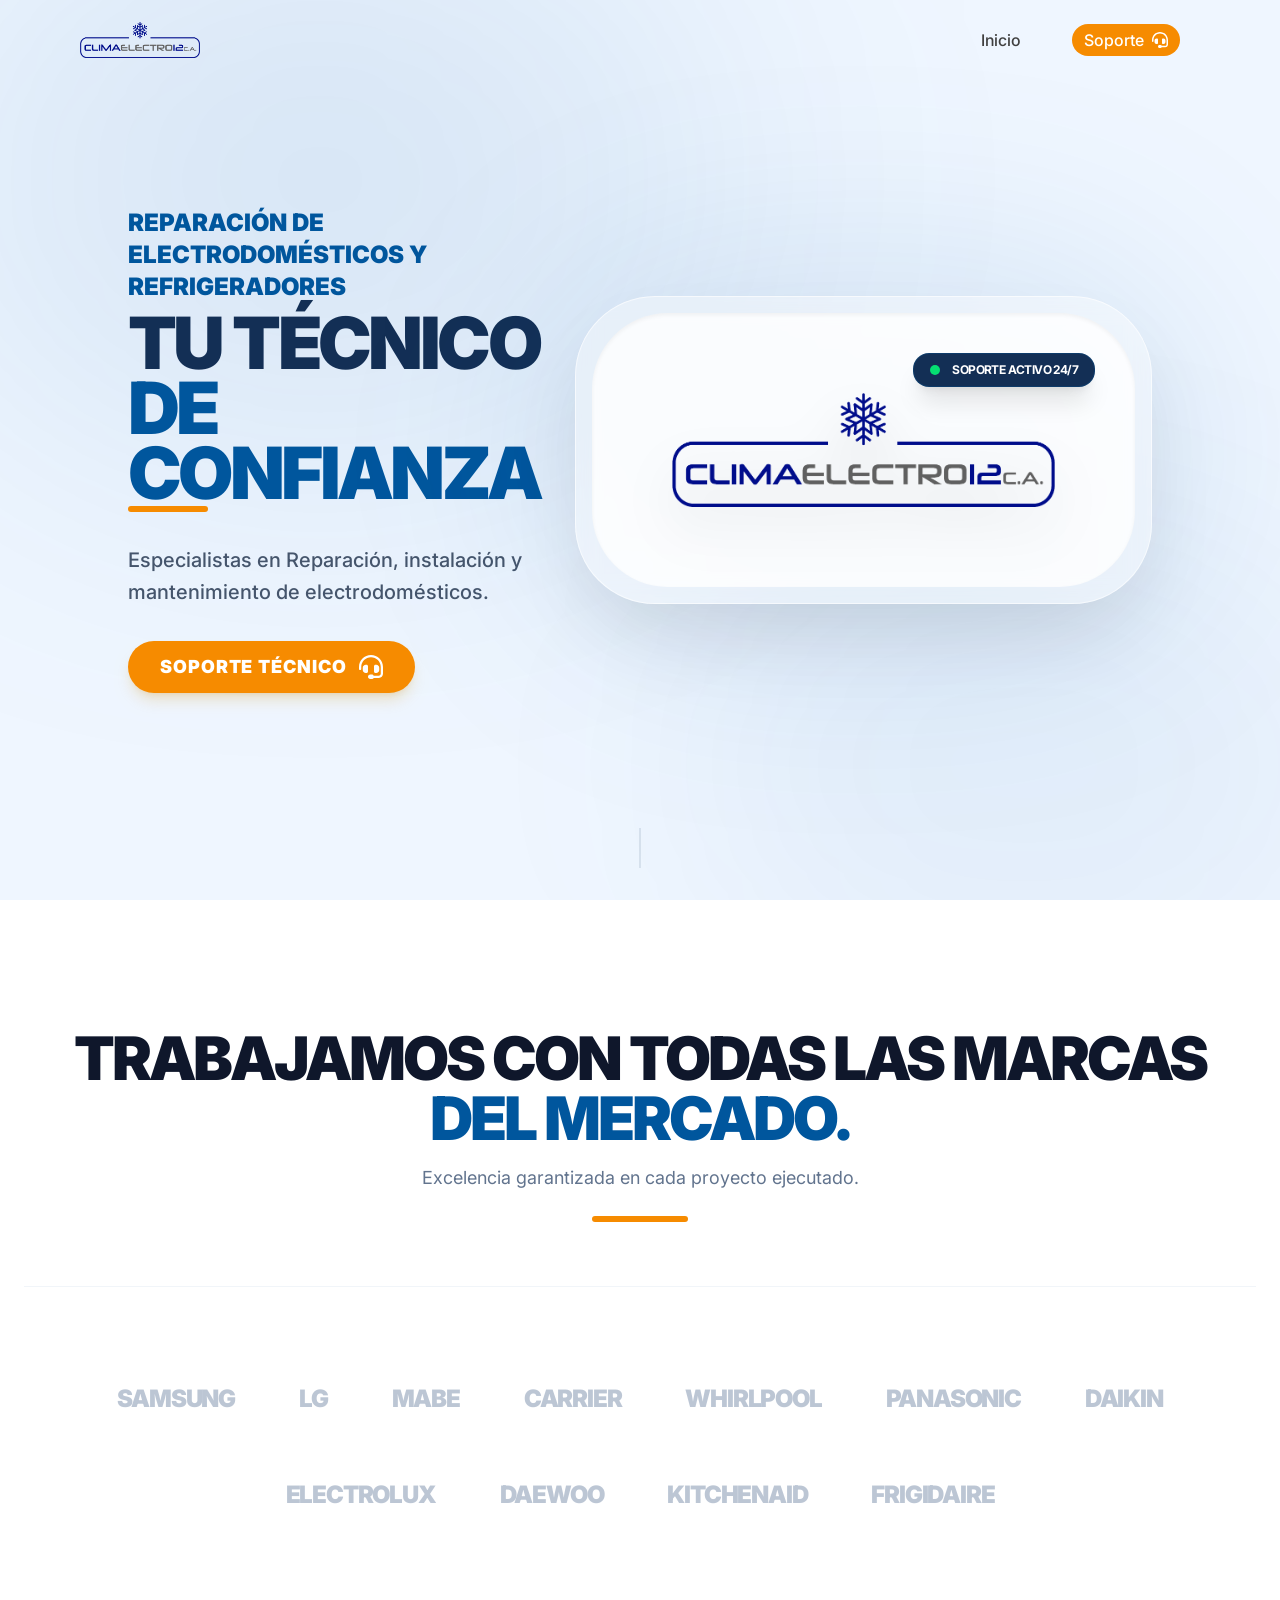
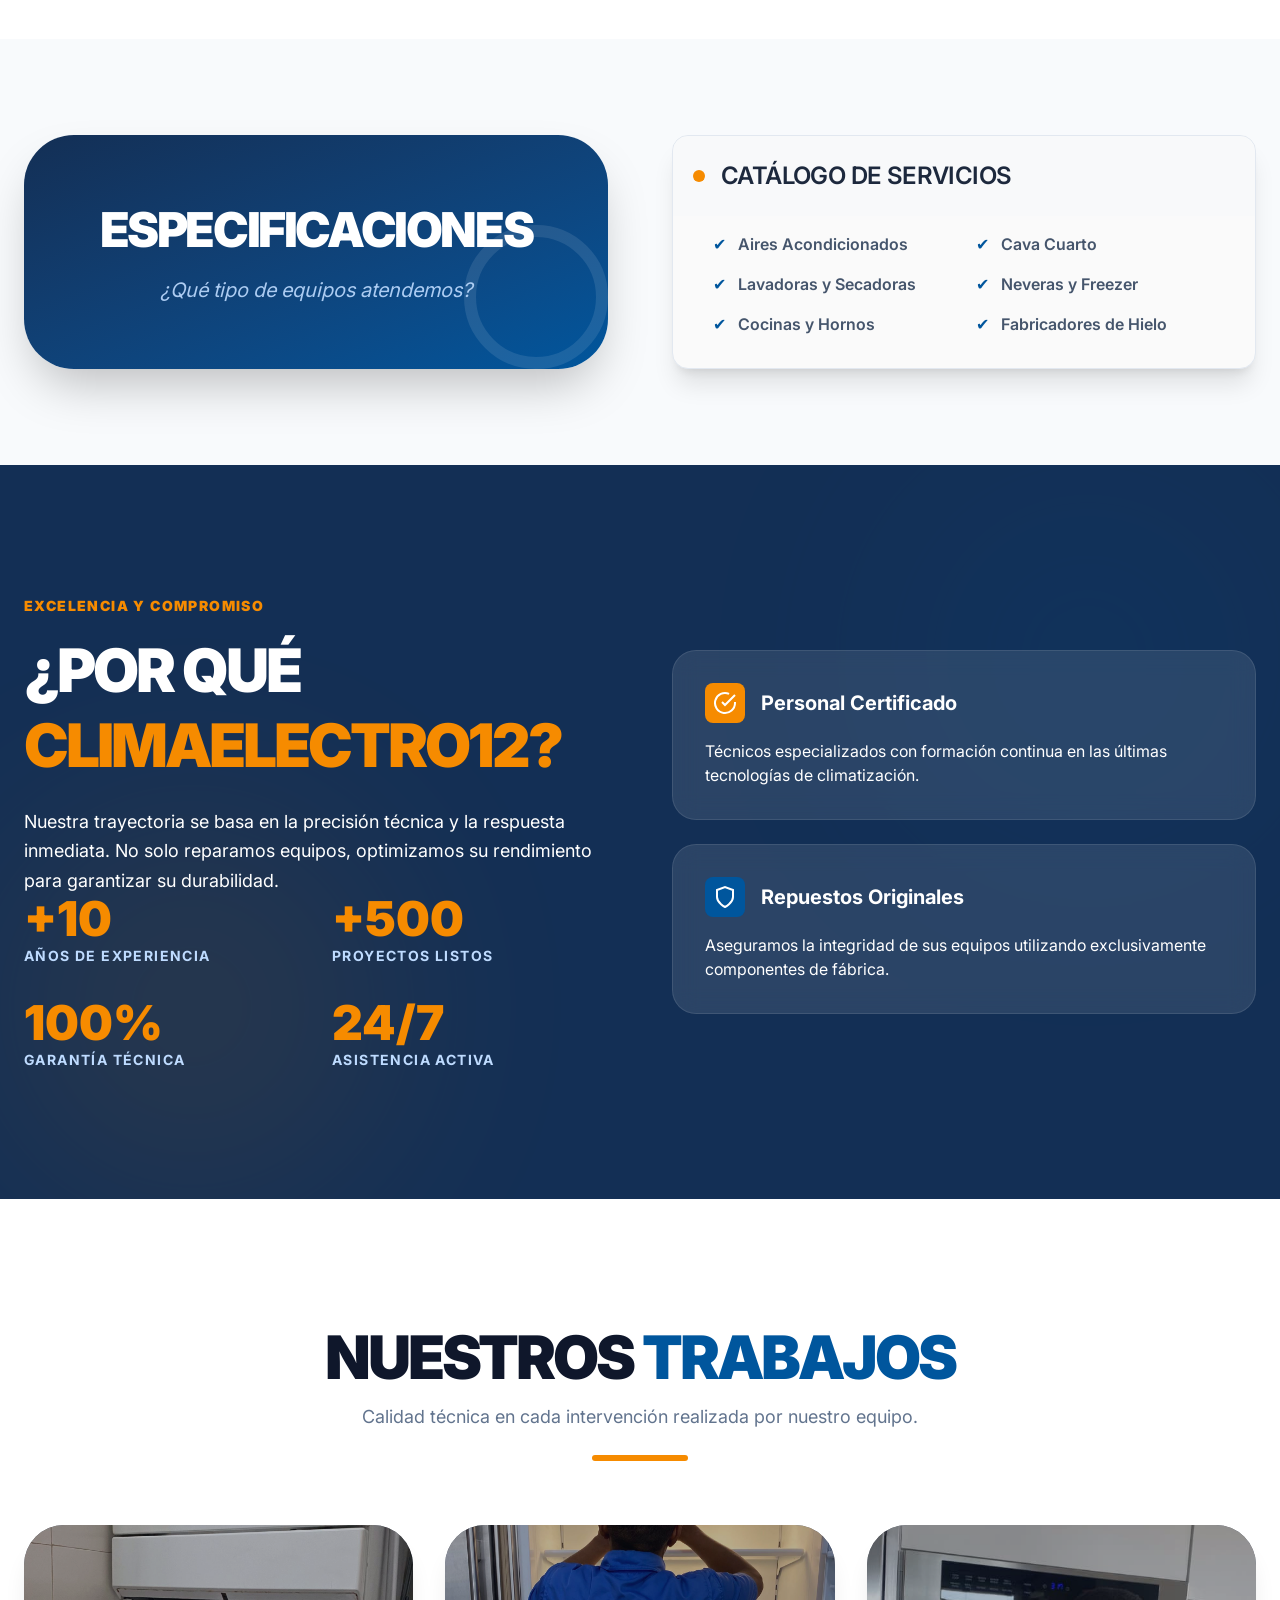
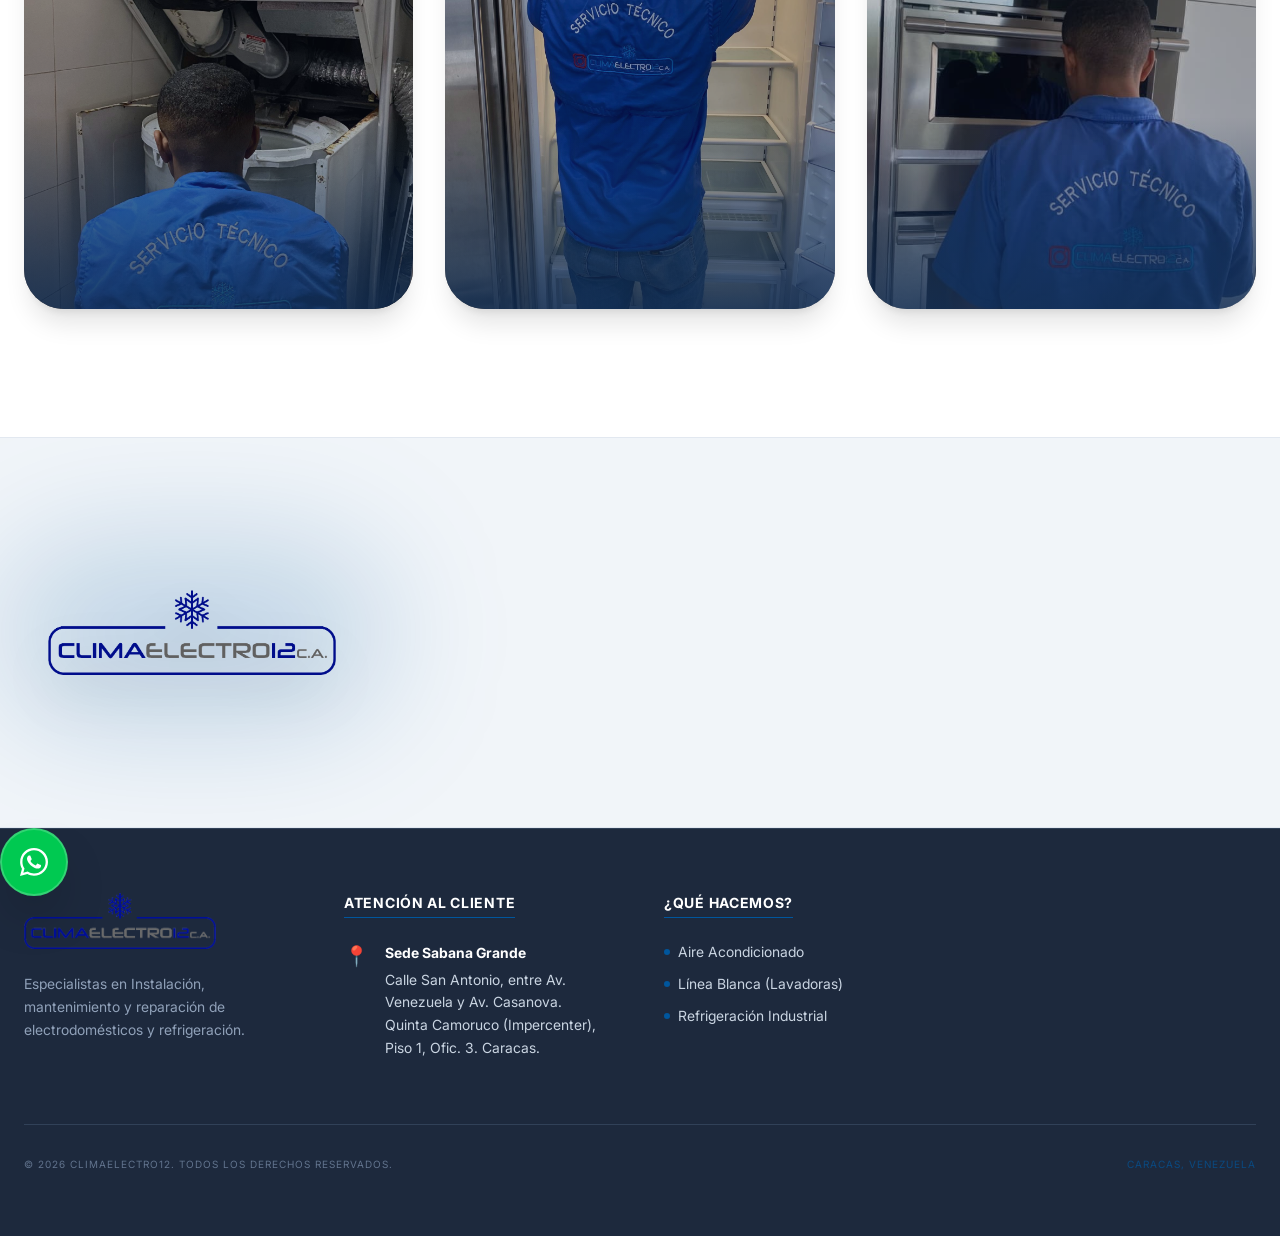
<file: index.html>
<!doctype html>
<html class="scroll-smooth">
<head>
    <meta charset="utf-8" />
    <meta name="viewport" content="width=device-width, initial-scale=1.0, minimum-scale=1.0, maximum-scale=5.0" />

    <link rel="apple-touch-icon" sizes="180x180" href="src/img/Isologo PNG.png">
    <link rel="icon" type="image/png" sizes="32x32" href="src/img/Isologo PNG.png">

    <title>ClimaElectro12 | Portafolio de Ingeniería</title>

    <link href="src/output.css" rel="stylesheet">
    <link href="src/splide.min.css" rel="stylesheet">
    <link href="src/aos.css" rel="stylesheet">
    <script src="src/jquery.min.js"></script>
    <script src="src/splide.min.js"></script>
    <script src="src/aos.js"></script>
    <script src="src/main.js" defer></script>

    <style>
        @keyframes heart-pulse {
            0% { transform: scale(1); box-shadow: 0 0 0 0 rgba(34, 197, 94, 0.7); }
            15% { transform: scale(1.1); box-shadow: 0 0 0 10px rgba(34, 197, 94, 0.4); }
            30% { transform: scale(1); box-shadow: 0 0 0 20px rgba(34, 197, 94, 0); }
            45% { transform: scale(1.05); box-shadow: 0 0 0 10px rgba(34, 197, 94, 0.2); }
            60% { transform: scale(1); box-shadow: 0 0 0 0 rgba(34, 197, 94, 0); }
            100% { transform: scale(1); }
        }
        .animate-pulse-slow { animation: pulse-slow 4s infinite; }
        .animate-heart { animation: heart-pulse 3s infinite ease-in-out; }
        .perspective-1000 { perspective: 1000px; }
    </style>
</head>
<body class="min-h-screen text-neutral-700 bg-white font-sans">
    <header class="fixed top-0 right-0 left-0 z-90 transition duration-300 ease-in-out" id="contentHeader"></header>

    <main>
        <!-- Sección Principal (Hero) -->
        <section class="w-full h-screen relative bg-blue-50 flex items-center overflow-hidden" id="principal">
            <div class="absolute inset-0 z-0">
                <div class="absolute top-[-10%] left-[-5%] w-[60%] h-[60%] bg-blue1-sitca/10 rounded-full blur-[140px] animate-pulse"></div>
                <div class="absolute bottom-[-10%] right-[-5%] w-[50%] h-[50%] bg-blue1-sitca/5 rounded-full blur-[120px]"></div>
                <div class="absolute inset-0 opacity-[0.2]" style="background-image: radial-gradient(#132F55 0.5px, transparent 0.5px); background-size: 30px 30px;"></div>
            </div>

            <div class="relative w-full max-w-[1800px] mx-auto px-8 md:px-20 lg:px-32 z-10">
                <div class="grid grid-cols-1 lg:grid-cols-12 gap-12 items-center">
                    <div class="lg:col-span-5 flex flex-col items-center lg:items-start space-y-8 order-2 lg:order-1" data-aos="fade-right" data-aos-duration="1200">
                        <div class="space-y-6 text-center lg:text-left">
                            <div data-aos="fade-down" data-aos-delay="200">
                                <span class="text-blue1-sitca font-black uppercase tracking-[0.15em] text-lg md:text-2xl block mb-2">
                                    Reparación de Electrodomésticos y Refrigeradores
                                </span>
                            </div>
                            <h1 class="text-blue2-sitca text-5xl md:text-7xl font-black leading-[0.9] tracking-tighter">
                                TU TÉCNICO<br>
                                <span class="text-blue1-sitca">DE CONFIANZA</span>
                            </h1>
                            <div class="h-1.5 w-20 bg-yellow-sitca rounded-full mx-auto lg:mx-0"></div>
                        </div>

                        <p class="text-slate-600 text-lg md:text-xl leading-relaxed max-w-md text-center lg:text-left font-medium">
                            Especialistas en Reparación, instalación y mantenimiento de electrodomésticos.
                        </p>

                        <div class="flex justify-center lg:justify-start">
                            <a href="support.html" class="group flex gap-3 items-center bg-yellow-sitca hover:bg-blue2-sitca text-white px-8 py-3 rounded-full shadow-lg shadow-yellow-600/20 transition-all duration-500 hover:scale-105">
                                <span class="font-black text-lg uppercase tracking-wider text-white">Soporte Técnico</span>
                                <svg xmlns="http://www.w3.org/2000/svg" viewBox="0 0 512 512" class="w-6 fill-white group-hover:rotate-12 transition-transform">
                                    <path d="M256 48C141.1 48 48 141.1 48 256l0 40c0 13.3-10.7 24-24 24s-24-10.7-24-24l0-40C0 114.6 114.6 0 256 0S512 114.6 512 256l0 144.1c0 48.6-39.4 88-88.1 88L313.6 488c-8.3 14.3-23.8 24-41.6 24l-32 0c-26.5 0-48-21.5-48-48s21.5-48 48-48l32 0c17.8 0 33.3 9.7 41.6 24l110.4 .1c22.1 0 40-17.9 40-40L464 256c0-114.9-93.1-208-208-208zM144 208l16 0c17.7 0 32 14.3 32 32l0 112c0 17.7-14.3 32-32 32l-16 0c-35.3 0-64-28.7-64-64l0-48c0-35.3 28.7-64 64-64zm224 0c35.3 0 64 28.7 64 64l0 48c0 35.3-28.7 64-64 64l-16 0c-17.7 0-32-14.3-32-32l0-112c0-17.7 14.3-32 32-32l16 0z"/>
                                </svg>
                            </a>
                        </div>
                    </div>

                    <div class="lg:col-span-7 flex justify-center lg:justify-end order-1 lg:order-2" data-aos="zoom-in" data-aos-duration="1500">
                        <div class="relative group">
                            <div class="absolute -inset-10 bg-blue1-sitca/10 rounded-full blur-[100px] group-hover:bg-blue1-sitca/20 transition-all duration-1000"></div>
                            <div class="relative z-10 p-2 md:p-4 bg-white/40 rounded-[80px] backdrop-blur-md border border-white/60 shadow-[0_40px_80px_-15px_rgba(0,0,0,0.1)] transition-all duration-700 group-hover:scale-[1.02]">
                                <div class="bg-white/80 rounded-[76px] p-12 md:p-20 shadow-inner relative overflow-hidden">
                                    <img src="src/img/Isologo PNG.png" alt="ClimaElectro12" class="relative w-[280px] md:w-[420px] lg:w-[500px] drop-shadow-2xl transition-all duration-700 group-hover:scale-105">
                                    <div class="absolute inset-0 overflow-hidden pointer-events-none">
                                        <div class="absolute top-0 -left-[150%] w-full h-full bg-gradient-to-r from-transparent via-white/50 to-transparent -skew-x-12 transition-all duration-[1500ms] group-hover:left-[150%]"></div>
                                    </div>
                                    <div class="absolute top-6 right-6 md:top-10 md:right-10 bg-blue2-sitca text-white px-4 py-2 rounded-2xl shadow-xl flex items-center gap-3 z-20 border border-blue1-sitca/30">
                                        <div class="w-2.5 h-2.5 bg-green-400 rounded-full animate-ping"></div>
                                        <span class="font-bold text-[10px] md:text-xs uppercase tracking-tighter">Soporte Activo 24/7</span>
                                    </div>
                                </div>
                            </div>
                        </div>
                    </div>
                </div>
            </div>

            <div class="absolute bottom-8 left-1/2 -translate-x-1/2 flex flex-col items-center gap-2 opacity-20">
                <div class="w-px h-10 bg-blue2-sitca"></div>
            </div>
        </section>

        <!-- Sección: Marcas y Equipos -->
        <section class="py-20 lg:py-32 bg-white">
            <div class="max-w-7xl mx-auto px-6">
                <div class="text-center mb-16" data-aos="fade-up">
                    <h2 class="text-4xl lg:text-6xl font-black text-slate-900 tracking-tighter uppercase">Trabajamos con todas las marcas <span class="text-blue1-sitca">del mercado.</span></h2>
                    <p class="text-slate-500 mt-4 text-lg">Excelencia garantizada en cada proyecto ejecutado.</p>
                    <div class="h-1.5 w-24 bg-yellow-sitca mx-auto mt-6 rounded-full"></div>
                </div>

                <div class="border-t border-slate-100 mt-32 pt-20">
                    <div class="flex flex-wrap justify-center gap-8 mt-4 lg:gap-16 items-center opacity-60">
                                      <span class="text-2xl lg:text-3xl font-black tracking-tighter text-slate-400 hover:text-blue1-sitca transition-colors cursor-default">SAMSUNG</span>
                                      <span class="text-2xl lg:text-3xl font-black tracking-tighter text-slate-400 hover:text-blue1-sitca transition-colors cursor-default">LG</span>
                                      <span class="text-2xl lg:text-3xl font-black tracking-tighter text-slate-400 hover:text-blue1-sitca transition-colors cursor-default">MABE</span>
                                      <span class="text-2xl lg:text-3xl font-black tracking-tighter text-slate-400 hover:text-blue1-sitca transition-colors cursor-default">CARRIER</span>
                                      <span class="text-2xl lg:text-3xl font-black tracking-tighter text-slate-400 hover:text-blue1-sitca transition-colors cursor-default">WHIRLPOOL</span>
                                      <span class="text-2xl lg:text-3xl font-black tracking-tighter text-slate-400 hover:text-blue1-sitca transition-colors cursor-default">PANASONIC</span>
                                      <span class="text-2xl lg:text-3xl font-black tracking-tighter text-slate-400 hover:text-blue1-sitca transition-colors cursor-default">DAIKIN</span>
                                      <span class="text-2xl lg:text-3xl font-black tracking-tighter text-slate-400 hover:text-blue1-sitca transition-colors cursor-default">ELECTROLUX</span>
                                      <span class="text-2xl lg:text-3xl font-black tracking-tighter text-slate-400 hover:text-blue1-sitca transition-colors cursor-default">DAEWOO</span>
                                      <span class="text-2xl lg:text-3xl font-black tracking-tighter text-slate-400 hover:text-blue1-sitca transition-colors cursor-default">KITCHENAID</span>
                                      <span class="text-2xl lg:text-3xl font-black tracking-tighter text-slate-400 hover:text-blue1-sitca transition-colors cursor-default">FRIGIDAIRE</span>
                                  </div>
                </div>
            </div>
        </section>

        <!-- Sección: Especificaciones (Catálogo) -->
        <section class="py-16 lg:py-24 bg-slate-50 relative overflow-hidden">
            <div class="max-w-7xl mx-auto px-6 grid grid-cols-1 lg:grid-cols-2 gap-8 lg:gap-16 relative z-10 items-stretch">
                <div class="bg-linear-to-br from-blue2-sitca to-blue1-sitca rounded-[40px] md:rounded-[50px] p-8 md:p-12 text-white overflow-hidden relative shadow-2xl flex flex-col justify-center items-center text-center min-h-[250px] lg:min-h-full">
                    <div class="relative z-10 w-full flex flex-col items-center">
                        <h4 class="text-3xl md:text-4xl lg:text-5xl font-black leading-tight mb-4 tracking-tighter uppercase break-words w-full text-center">
                            Especificaciones
                        </h4>
                        <p class="text-blue-200 text-lg md:text-xl italic opacity-90 text-center w-full">
                            ¿Qué tipo de equipos atendemos?
                        </p>
                    </div>
                    <svg xmlns="http://www.w3.org/2000/svg" class="absolute -right-6 -bottom-6 w-48 h-48 text-white/10 pointer-events-none" viewBox="0 0 512 512">
                        <path d="M256 80a176 176 0 10176 176A176 176 0 00256 80z" fill="none" stroke="currentColor" stroke-miterlimit="10" stroke-width="32"/>
                    </svg>
                </div>

                <div class="flex flex-col gap-4 self-center" id="accordion-section-2" data-aos="fade-left">
                    <div class="box-accordion item-accordion active bg-white rounded-3xl border border-slate-200 shadow-xl overflow-hidden transition-all duration-500">
                        <div class="header p-6 md:p-8 flex justify-between items-center bg-slate-50/50">
                            <div class="flex gap-4 items-center">
                                <div class="w-3 h-3 bg-yellow-sitca rounded-full animate-pulse"></div>
                                <div class="title-accordion font-extrabold text-slate-800 text-xl lg:text-2xl uppercase tracking-tight">
                                    Catálogo de Servicios
                                </div>
                            </div>
                        </div>

                        <div class="content px-6 md:px-10 pb-8">
                            <ul class="grid grid-cols-1 sm:grid-cols-2 gap-y-4 gap-x-6 text-slate-600 font-semibold pt-4">
                                <li class="flex items-start gap-3 group">
                                    <span class="text-blue1-sitca group-hover:scale-125 transition-transform">✔</span>
                                    <span>Aires Acondicionados</span>
                                </li>
                                <li class="flex items-start gap-3 group">
                                    <span class="text-blue1-sitca group-hover:scale-125 transition-transform">✔</span>
                                    <span>Cava Cuarto</span>
                                </li>
                                <li class="flex items-start gap-3 group">
                                    <span class="text-blue1-sitca group-hover:scale-125 transition-transform">✔</span>
                                    <span>Lavadoras y Secadoras</span>
                                </li>
                                <li class="flex items-start gap-3 group">
                                    <span class="text-blue1-sitca group-hover:scale-125 transition-transform">✔</span>
                                    <span>Neveras y Freezer</span>
                                </li>
                                <li class="flex items-start gap-3 group">
                                    <span class="text-blue1-sitca group-hover:scale-125 transition-transform">✔</span>
                                    <span>Cocinas y Hornos</span>
                                </li>
                                <li class="flex items-start gap-3 group">
                                    <span class="text-blue1-sitca group-hover:scale-125 transition-transform">✔</span>
                                    <span>Fabricadores de Hielo</span>
                                </li>
                            </ul>
                        </div>
                    </div>
                </div>
            </div>
        </section>

        <!-- Sección: ¿Por qué elegirnos? -->
        <section class="py-20 lg:py-32 bg-blue2-sitca relative overflow-hidden text-white">
            <div class="absolute inset-0 opacity-10">
                <div class="absolute top-0 right-0 w-96 h-96 bg-blue1-sitca rounded-full blur-[120px]"></div>
                <div class="absolute bottom-0 left-0 w-96 h-96 bg-yellow-sitca rounded-full blur-[120px]"></div>
            </div>

            <div class="max-w-7xl mx-auto px-6 relative z-10">
                <div class="grid grid-cols-1 lg:grid-cols-2 gap-16 items-center">
                    <div data-aos="fade-right">
                        <span class="text-yellow-sitca font-black uppercase tracking-widest text-sm">Excelencia y Compromiso</span>
                        <h2 class="text-4xl lg:text-6xl font-black mt-4 leading-tight tracking-tighter uppercase">¿POR QUÉ <br><span class="text-yellow-sitca">CLIMAELECTRO12?</span></h2>
                        <p class="text-blue-100/80 mt-6 text-lg leading-relaxed max-w-xl">
                            Nuestra trayectoria se basa en la precisión técnica y la respuesta inmediata. No solo reparamos equipos, optimizamos su rendimiento para garantizar su durabilidad.
                        </p>
                        
                        <div class="grid grid-cols-2 gap-8 mt-12">
                            <div class="space-y-2">
                                <span class="text-4xl lg:text-5xl font-black text-yellow-sitca block">+10</span>
                                <span class="text-sm font-bold uppercase tracking-widest text-blue-200">Años de Experiencia</span>
                            </div>
                            <div class="space-y-2">
                                <span class="text-4xl lg:text-5xl font-black text-yellow-sitca block">+500</span>
                                <span class="text-sm font-bold uppercase tracking-widest text-blue-200">Proyectos Listos</span>
                            </div>
                            <div class="space-y-2">
                                <span class="text-4xl lg:text-5xl font-black text-yellow-sitca block">100%</span>
                                <span class="text-sm font-bold uppercase tracking-widest text-blue-200">Garantía Técnica</span>
                            </div>
                            <div class="space-y-2">
                                <span class="text-4xl lg:text-5xl font-black text-yellow-sitca block">24/7</span>
                                <span class="text-sm font-bold uppercase tracking-widest text-blue-200">Asistencia Activa</span>
                            </div>
                        </div>
                    </div>

                    <div class="grid grid-cols-1 gap-6" data-aos="fade-left">
                        <div class="bg-white/10 backdrop-blur-md p-8 rounded-3xl border border-white/10 hover:bg-white/15 transition-all">
                            <h4 class="text-xl font-bold flex items-center gap-4">
                                <span class="bg-yellow-sitca p-2 rounded-lg">
                                    <svg xmlns="http://www.w3.org/2000/svg" class="w-6 h-6" viewBox="0 0 24 24" fill="none" stroke="currentColor" stroke-width="2"><path d="M22 11.08V12a10 10 0 1 1-5.93-9.14"/><polyline points="22 4 12 14.01 9 11.01"/></svg>
                                </span>
                                Personal Certificado
                            </h4>
                            <p class="text-blue-100/70 mt-4">Técnicos especializados con formación continua en las últimas tecnologías de climatización.</p>
                        </div>
                        <div class="bg-white/10 backdrop-blur-md p-8 rounded-3xl border border-white/10 hover:bg-white/15 transition-all">
                            <h4 class="text-xl font-bold flex items-center gap-4">
                                <span class="bg-blue1-sitca p-2 rounded-lg">
                                    <svg xmlns="http://www.w3.org/2000/svg" class="w-6 h-6" viewBox="0 0 24 24" fill="none" stroke="currentColor" stroke-width="2"><path d="M12 22s8-4 8-10V5l-8-3-8 3v7c0 6 8 10 8 10z"/></svg>
                                </span>
                                Repuestos Originales
                            </h4>
                            <p class="text-blue-100/70 mt-4">Aseguramos la integridad de sus equipos utilizando exclusivamente componentes de fábrica.</p>
                        </div>
                    </div>
                </div>
            </div>
        </section>

        <!-- Sección: Nuestros Trabajos -->
        <section class="py-20 lg:py-32 bg-white">
            <div class="max-w-7xl mx-auto px-6">
                <div class="text-center mb-16" data-aos="fade-up">
                    <h2 class="text-4xl lg:text-6xl font-black text-slate-900 tracking-tighter uppercase">Nuestros <span class="text-blue1-sitca">Trabajos</span></h2>
                    <p class="text-slate-500 mt-4 text-lg">Calidad técnica en cada intervención realizada por nuestro equipo.</p>
                    <div class="h-1.5 w-24 bg-yellow-sitca mx-auto mt-6 rounded-full"></div>
                </div>

                <div class="grid grid-cols-1 md:grid-cols-3 gap-8">
                    <div class="group relative overflow-hidden rounded-[40px] bg-slate-900 h-96 shadow-xl" data-aos="zoom-in">
                        <img src="src/img/Trabajo_1.jpeg" class="absolute inset-0 w-full h-full object-cover opacity-70 group-hover:scale-110 transition-transform duration-700" alt="Trabajo 1">
                        <div class="absolute inset-0 bg-gradient-to-t from-blue2-sitca via-transparent to-transparent opacity-80"></div>
                    </div>
                    <div class="group relative overflow-hidden rounded-[40px] bg-slate-900 h-96 shadow-xl" data-aos="zoom-in" data-aos-delay="200">
                        <img src="src/img/Trabajo_2.jpeg" class="absolute inset-0 w-full h-full object-cover opacity-70 group-hover:scale-110 transition-transform duration-700" alt="Trabajo 2">
                        <div class="absolute inset-0 bg-gradient-to-t from-blue2-sitca via-transparent to-transparent opacity-80"></div>
                    </div>
                    <div class="group relative overflow-hidden rounded-[40px] bg-slate-900 h-96 shadow-xl" data-aos="zoom-in" data-aos-delay="400">
                        <img src="src/img/Trabajo_3.jpeg" class="absolute inset-0 w-full h-full object-cover opacity-70 group-hover:scale-110 transition-transform duration-700" alt="Trabajo 3">
                        <div class="absolute inset-0 bg-gradient-to-t from-blue2-sitca via-transparent to-transparent opacity-80"></div>
                    </div>
                </div>
            </div>
        </section>

        <!-- Sección: Cita Final -->
        <section class="py-20 lg:py-32 bg-slate-100 border-y border-slate-200 relative overflow-hidden">
            <div class="max-w-7xl mx-auto grid grid-cols-1 lg:grid-cols-2 gap-16 items-center px-6 relative z-10">
                <div class="flex justify-center lg:justify-start">
                    <div class="relative group p-6 perspective-1000">
                        <div class="absolute -inset-6 bg-blue1-sitca/20 rounded-full blur-3xl group-hover:bg-blue1-sitca/40 transition-all duration-1000 animate-pulse-slow"></div>
                        <img src="src/img/Isologo PNG.png" alt="Sello de Calidad" class="relative w-48 md:w-56 lg:w-72 drop-shadow-2xl">
                    </div>
                </div>
                <div class="relative" data-aos="fade-up">
                    <span class="absolute -top-12 -left-8 text-[120px] text-slate-200 font-serif pointer-events-none opacity-50">“</span>
                    <p class="text-slate-600 leading-relaxed text-xl md:text-2xl italic relative z-10">
                        Nos comprometemos a brindar la <strong class="text-slate-900 font-bold border-b-4 border-blue1-sitca/30">mejor asistencia técnica</strong>, prolongando la vida útil de sus equipos con honestidad y profesionalismo.
                    </p>
                </div>
            </div>
        </section>
    </main>

    <!-- Botón de WhatsApp -->
    <a href="https://wa.me/TUNUMERO" target="_blank" class="fixed bottom-12 right-12 z-[100] group animate-heart rounded-full shadow-2xl">
        <div class="relative bg-green-500 p-4 rounded-full transition-transform group-hover:scale-110 group-active:scale-95 border-2 border-white/20 flex items-center justify-center">
            <svg xmlns="http://www.w3.org/2000/svg" class="w-8 h-8 fill-white" viewBox="0 0 448 512">
                <path d="M380.9 97.1C339 55.1 283.2 32 223.9 32c-122.4 0-222 99.6-222 222 0 39.1 10.2 77.3 29.6 111L0 480l117.7-30.9c32.7 17.7 68.9 27.1 106.1 27.1h.1c122.3 0 224.1-99.6 224.1-222 0-59.3-25.2-115-67.1-157zm-157 341.6c-33.1 0-65.6-8.9-94-25.7l-6.7-4-69.8 18.3L72 359.2l-4.4-7c-18.5-29.4-28.2-63.3-28.2-98.2 0-101.7 82.8-184.5 184.6-184.5 49.3 0 95.6 19.2 130.4 54.1 34.8 34.9 56.2 81.2 56.1 130.5 0 101.8-84.9 184.6-186.6 184.6zm101.2-138.2c-5.5-2.8-32.8-16.2-37.9-18-5.1-1.9-8.8-2.8-12.5 2.8-3.7 5.6-14.3 18-17.6 21.8-3.2 3.7-6.5 4.2-12 1.4-5.5-2.8-23.2-8.5-44.2-27.1-16.4-14.6-27.4-32.7-30.6-38.2-3.2-5.6-.3-8.6 2.4-11.3 2.5-2.5 5.6-6.5 8.3-9.7 2.8-3.3 3.7-5.6 5.6-9.3 1.9-3.7 .9-6.9-.5-9.7-1.4-2.8-12.5-30.1-17.1-41.2-4.5-10.8-9.1-9.3-12.5-9.5-3.2-.2-6.9-.2-10.6-.2-3.7 0-9.7 1.4-14.8 6.9-5.1 5.6-19.4 19-19.4 46.3 0 27.3 19.9 53.7 22.6 57.4 2.8 3.7 39.1 59.7 94.8 83.8 13.2 5.8 23.5 9.2 31.5 11.8 13.3 4.2 25.4 3.6 35 2.2 10.7-1.5 32.8-13.4 37.4-26.4 4.6-13 4.6-24.1 3.2-26.4-1.3-2.5-5-3.9-10.5-6.6z"/>
            </svg>
        </div>
    </a>

    <footer id="contentFooter"></footer>

    <script>
        $(document).ready(function() {
            AOS.init({ once: true });
        });
    </script>
</body>
</html>
</file>
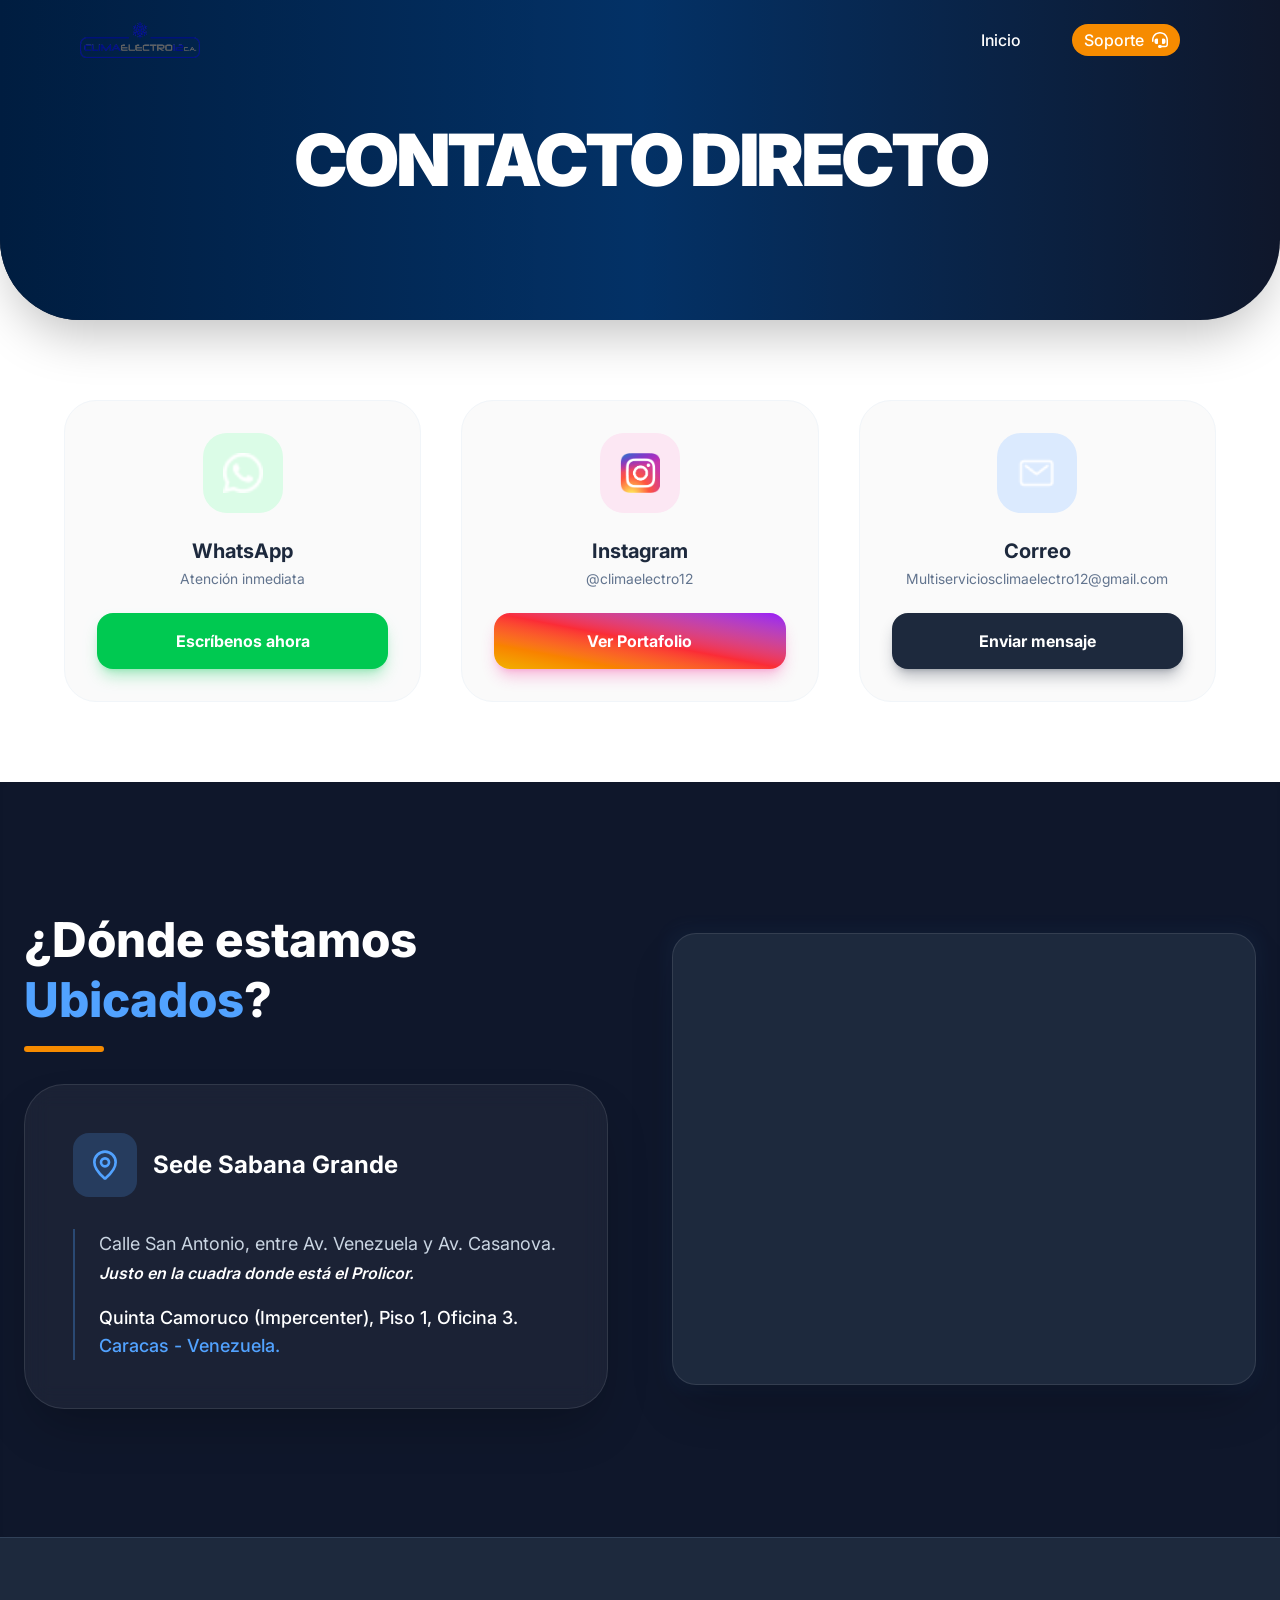
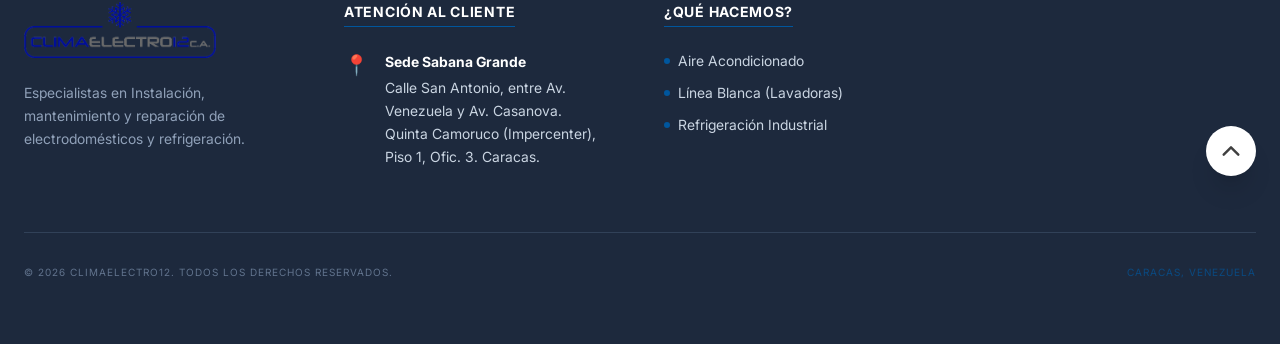
<file: support.html>
<!doctype html>
<html class="scroll-smooth">
<head>
    <meta charset="utf-8" />
    <meta name="viewport" content="width=device-width, initial-scale=1.0, minimum-scale=1.0, maximum-scale=5.0" />

    <link rel="apple-touch-icon" sizes="180x180" href="src/img/Isologo PNG.png">
    <link rel="icon" type="image/png" sizes="32x32" href="src/img/Isologo PNG.png">

    <title>Contacto | ClimaElectro12</title>

    <link href="src/output.css" rel="stylesheet">
    <link href="src/splide.min.css" rel="stylesheet">
    <link href="src/aos.css" rel="stylesheet">
    <script src="src/jquery.min.js"></script>
    <script src="src/splide.min.js"></script>
    <script src="src/aos.js"></script>
    <script src="src/jquery.alphanum.js"></script>
    <script src="src/main.js" defer></script>

    <style>
        /* Animación de pulso personalizada */
        @keyframes custom-pulse {
            0% { transform: scale(1); box-shadow: 0 0 0 0 rgba(255, 255, 255, 0.7); }
            70% { transform: scale(1.03); box-shadow: 0 0 0 10px rgba(255, 255, 255, 0); }
            100% { transform: scale(1); box-shadow: 0 0 0 0 rgba(255, 255, 255, 0); }
        }
        .animate-pulse-button {
            animation: custom-pulse 2s infinite;
        }
    </style>
</head>
<body class="min-h-screen text-neutral-700 bg-white font-sans">
<header class="fixed top-0 right-0 left-0 z-90 transition duration-300 ease-in-out" id="contentHeader"></header>

<main>
    <a href="#principal" class="transition-all duration-500 fixed right-0 bg-white z-50 mb-6 mr-6 rounded-full w-[50px] h-[50px] flex justify-center items-center shadow-xl bottom-[-100%] px-3" id="top">
        <svg xmlns="http://www.w3.org/2000/svg" class="ionicon" viewBox="0 0 512 512"><path fill="none" stroke="currentColor" stroke-linecap="round" stroke-linejoin="round" stroke-width="48" d="M112 328l144-144 144 144"/></svg>
    </a>

    <section class="w-full h-80 rounded-b-[80px] overflow-hidden relative bg-slate-900 flex items-center shadow-2xl" id="principal">
        <div class="bg-[url(img/banner-01.jpg)] bg-cover bg-center absolute inset-0 w-full h-full opacity-30"></div>
        <div class="bg-linear-to-r from-[#001D40] via-[#003875]/80 to-transparent bg-cover absolute inset-0 w-full h-full"></div>
        <div class="relative w-full px-5 text-4xl md:text-6xl xl:text-7xl text-white font-black text-center tracking-tighter" data-aos="zoom-in">
            CONTACTO DIRECTO
        </div>
    </section>

    <section class="py-20 relative px-6">
        <div class="max-w-6xl mx-auto grid grid-cols-1 md:grid-cols-3 gap-10">

            <div class="flex flex-col items-center gap-6 p-8 bg-neutral-50 rounded-4xl border border-slate-100 hover:shadow-2xl transition-all group" data-aos="fade-up" data-aos-delay="100">
                <div class="w-20 h-20 bg-green-100 rounded-3xl flex items-center justify-center group-hover:rotate-12 transition-transform">
                    <img src="src/img/icon_whatsapp.png" class="w-10" alt="WhatsApp">
                </div>
                <div class="text-center">
                    <h5 class="font-bold text-xl text-slate-800">WhatsApp</h5>
                    <p class="text-slate-500 text-sm mt-1">Atención inmediata</p>
                </div>
                <a href="https://wa.me/5804242547861" target="_blank" class="w-full text-center py-4 bg-green-500 text-white font-bold rounded-2xl shadow-lg shadow-green-500/30 animate-pulse-button hover:bg-green-600 transition-colors">
                    Escríbenos ahora
                </a>
            </div>

            <div class="flex flex-col items-center gap-6 p-8 bg-neutral-50 rounded-4xl border border-slate-100 hover:shadow-2xl transition-all group" data-aos="fade-up" data-aos-delay="200">
                <div class="w-20 h-20 bg-pink-100 rounded-3xl flex items-center justify-center group-hover:rotate-12 transition-transform">
                    <img src="src/img/instagram.png" class="w-10" alt="Instagram">
                </div>
                <div class="text-center">
                    <h5 class="font-bold text-xl text-slate-800">Instagram</h5>
                    <p class="text-slate-500 text-sm mt-1">@climaelectro12</p>
                </div>
                <a href="https://instagram.com/climaelectro12" target="_blank" class="w-full text-center py-4 bg-gradient-to-tr from-yellow-500 via-red-500 to-purple-600 text-white font-bold rounded-2xl shadow-lg shadow-pink-500/30 animate-pulse-button hover:opacity-90 transition-opacity">
                    Ver Portafolio
                </a>
            </div>

            <div class="flex flex-col items-center gap-6 p-8 bg-neutral-50 rounded-4xl border border-slate-100 hover:shadow-2xl transition-all group" data-aos="fade-up" data-aos-delay="300">
                <div class="w-20 h-20 bg-blue-100 rounded-3xl flex items-center justify-center group-hover:rotate-12 transition-transform">
                    <img src="src/img/icon_mail.png" class="w-10" alt="Email">
                </div>
                <div class="text-center">
                    <h5 class="font-bold text-xl text-slate-800">Correo</h5>
                    <p class="text-slate-500 text-sm mt-1">Multiserviciosclimaelectro12@gmail.com</p>
                </div>
                <a href="mailto:climaelectro12@gmail.com" class="w-full text-center py-4 bg-slate-800 text-white font-bold rounded-2xl shadow-lg shadow-slate-800/30 animate-pulse-button hover:bg-slate-900 transition-colors">
                    Enviar mensaje
                </a>
            </div>

        </div>
    </section>

    <section class="py-20 lg:py-32 bg-slate-900 relative overflow-hidden shadow-inner">
        <div class="max-w-7xl mx-auto grid grid-cols-1 lg:grid-cols-2 gap-16 items-center px-6">

            <div class="flex flex-col gap-8">
                <div data-aos="fade-right">
                    <h4 class="text-3xl lg:text-5xl text-white font-extrabold text-center lg:text-left leading-tight">
                        ¿Dónde estamos <span class="text-blue-400">Ubicados</span>?
                    </h4>
                    <div class="h-1.5 w-20 bg-yellow-sitca mt-4 mx-auto lg:mx-0 rounded-full"></div>
                </div>

                <div class="bg-white/5 border border-white/10 backdrop-blur-md rounded-[40px] p-8 md:p-12 shadow-2xl relative group" data-aos="fade-up">
                    <div class="flex items-center gap-4 mb-8">
                        <div class="bg-blue-400/20 p-4 rounded-2xl">
                            <svg viewBox="0 0 24 24" class="w-8 h-8 stroke-blue-400" fill="none" xmlns="http://www.w3.org/2000/svg">
                                <path d="M20 10C20 14.993 14.461 20.193 12.601 21.799C12.4277 21.9293 12.2168 21.9998 12 21.9998C11.7832 21.9998 11.5723 21.9293 11.399 21.799C9.539 20.193 4 14.993 4 10C4 7.87827 4.84285 5.84344 6.34315 4.34315C7.84344 2.84285 9.87827 2 12 2C14.1217 2 16.1566 2.84285 17.6569 4.34315C19.1571 5.84344 20 7.87827 20 10Z" stroke-width="2" stroke-linecap="round" stroke-linejoin="round"/>
                                <circle cx="12" cy="10" r="3" stroke-width="2"/>
                            </svg>
                        </div>
                        <p class="text-2xl font-bold text-white">Sede Sabana Grande</p>
                    </div>

                    <div class="space-y-4 border-l-2 border-blue-400/30 pl-6">
                        <p class="text-slate-300 text-lg leading-relaxed">
                            Calle San Antonio, entre Av. Venezuela y Av. Casanova. <br>
                            <span class="text-white font-semibold italic text-base">Justo en la cuadra donde está el Prolicor.</span>
                        </p>
                        <p class="text-white font-medium text-lg">
                            Quinta Camoruco (Impercenter), Piso 1, Oficina 3. <br>
                            <span class="text-blue-400">Caracas - Venezuela.</span>
                        </p>
                    </div>
                </div>
            </div>

            <div class="relative group" data-aos="zoom-in">
                <div class="absolute -inset-2 bg-blue-400/20 rounded-3xl blur opacity-20 group-hover:opacity-40 transition duration-1000"></div>
                <div class="relative bg-slate-800 rounded-3xl shadow-2xl overflow-hidden border border-white/10">
                    <iframe
                            src="https://www.google.com/maps/embed?pb=!1m18!1m12!1m3!1d3923.00!2d-66.88!3d10.49!2m3!1f0!2f0!3f0!3m2!1i1024!2i768!4f13.1!3m3!1m2!1s0x0%3A0x0!2zMTDCsDI5JzI0LjAiTiA2NsKwNTInNDguMCJX!5e0!3m2!1ses!2sve!4v1650000000000!5m2!1ses!2sve"
                            width="100%"
                            height="450"
                            style="border:0;"
                            allowfullscreen=""
                            loading="lazy"
                            class="w-full grayscale-[0.3] contrast-[1.1] hover:grayscale-0 transition-all duration-700">
                    </iframe>
                </div>
            </div>
        </div>
    </section>
</main>

<footer id="contentFooter"></footer>

<script>
    $(document).ready(function() {
        AOS.init({ once: true });
    });
</script>
</body>
</html>
</file>
